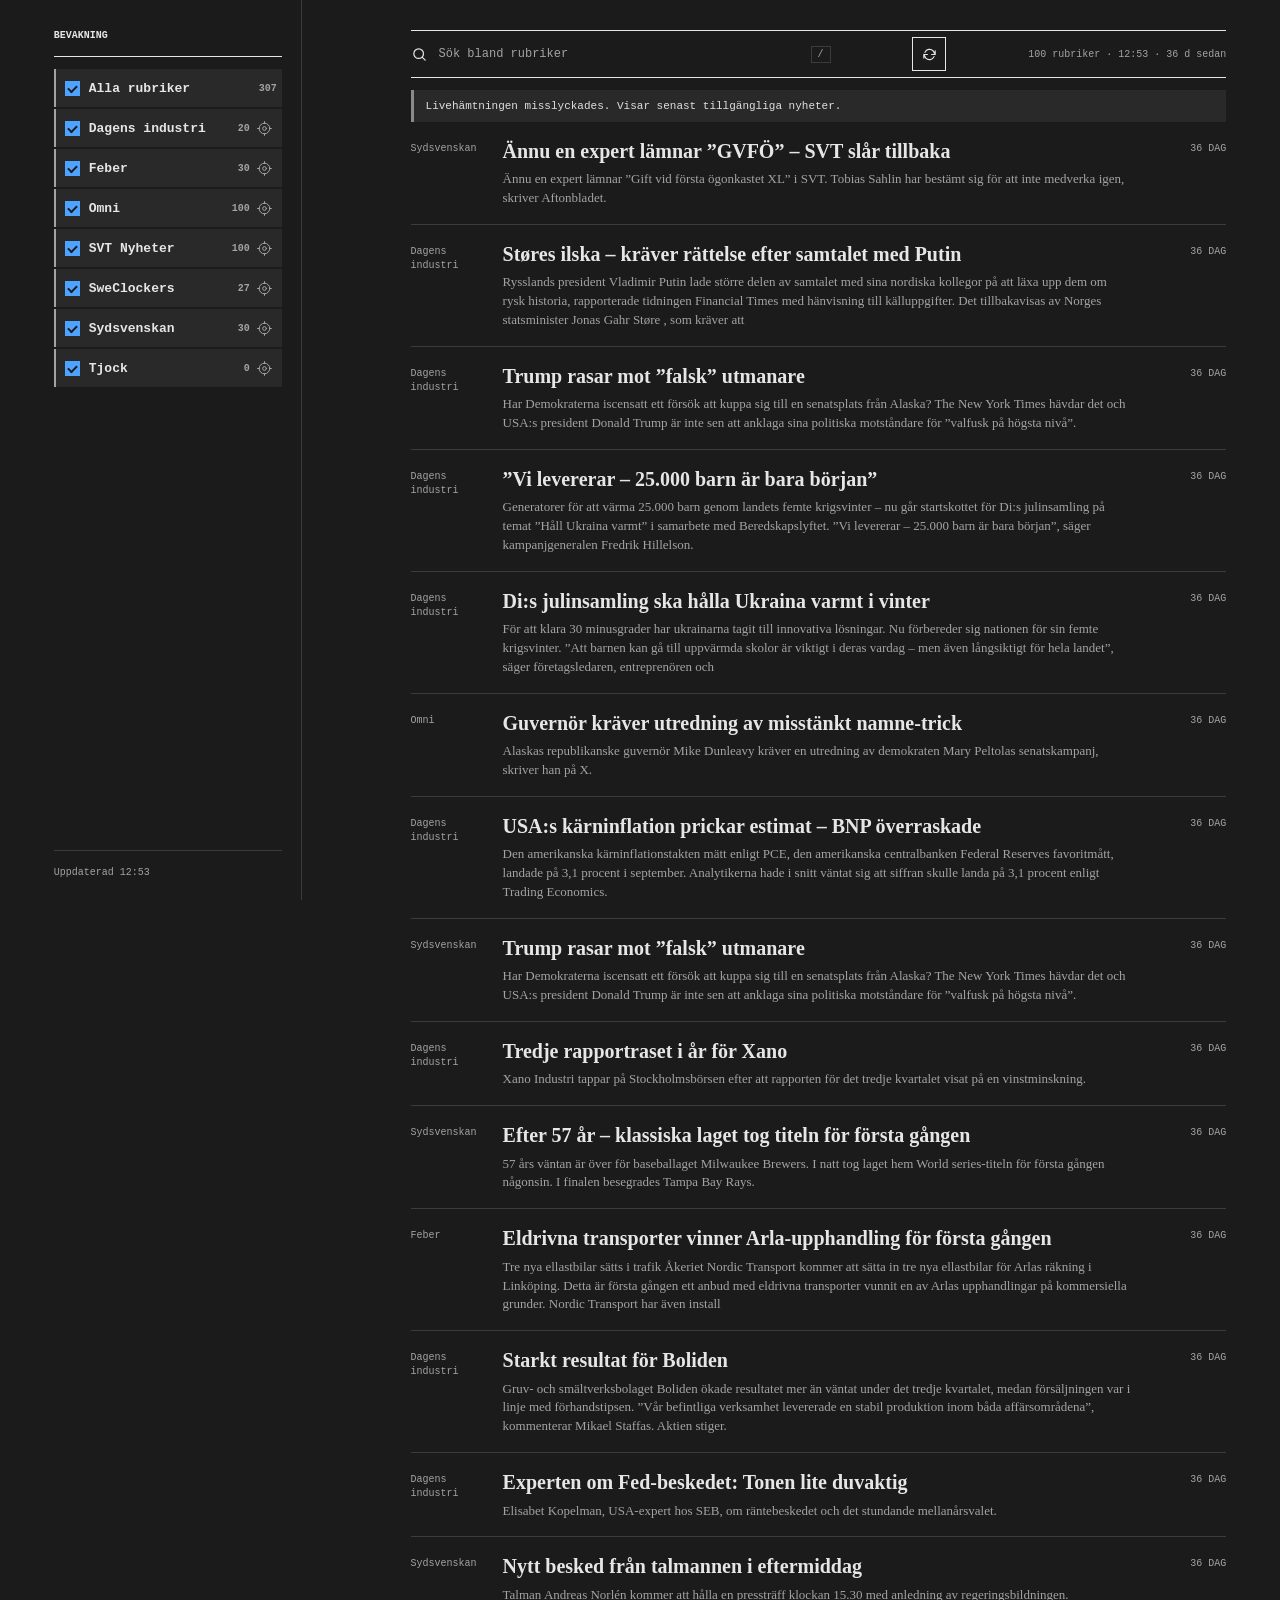
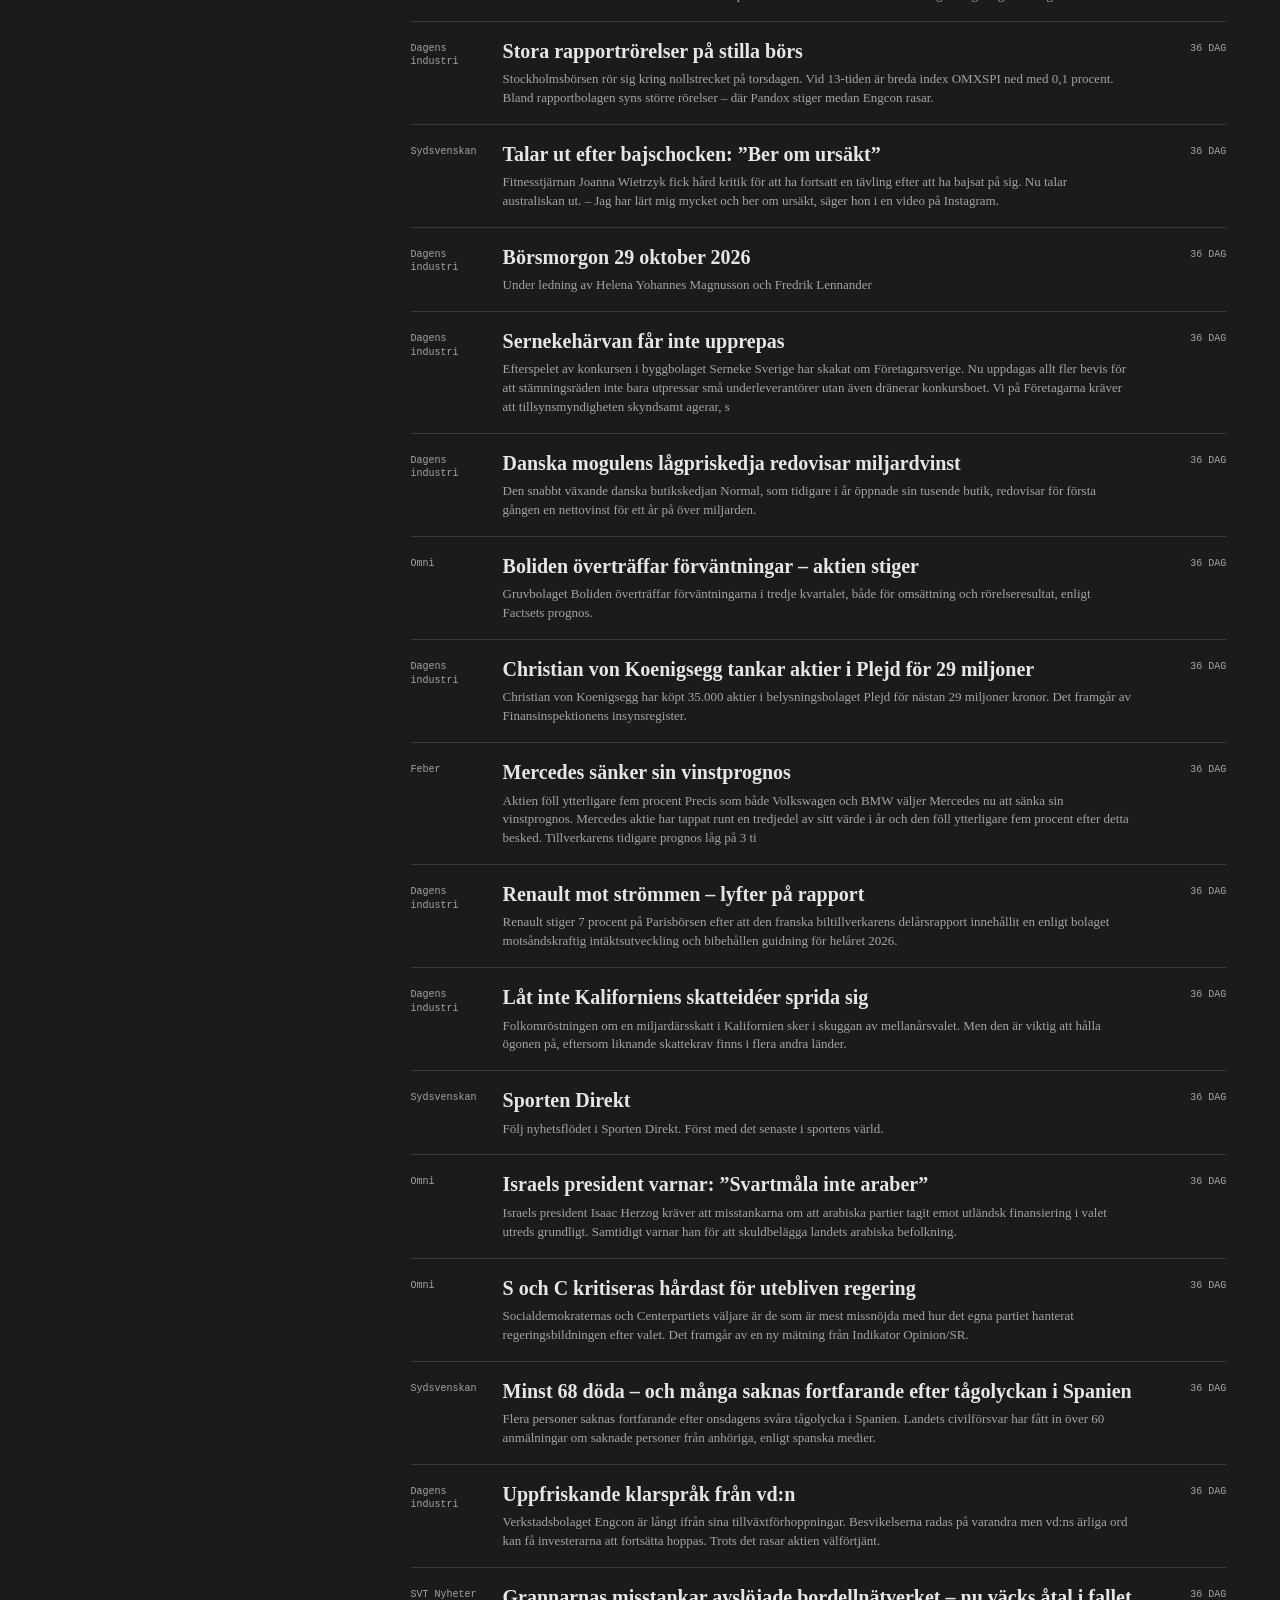
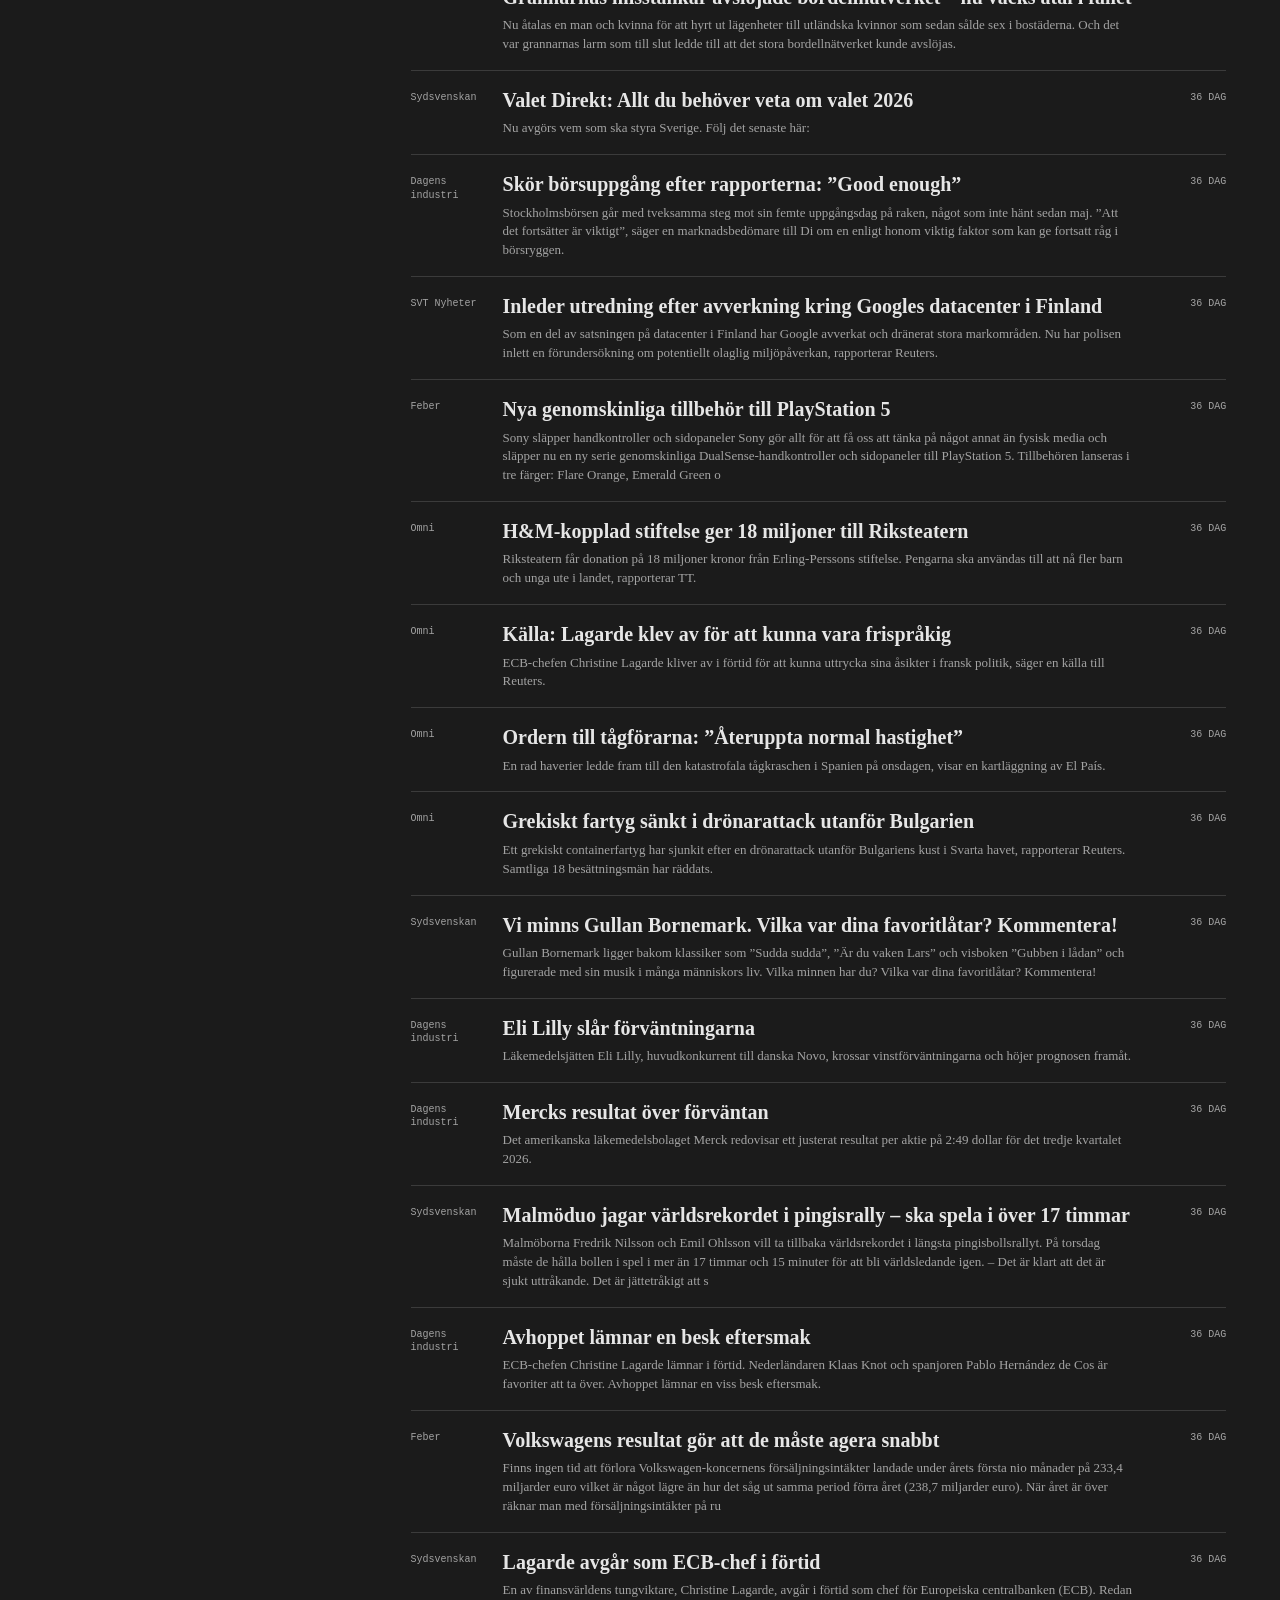
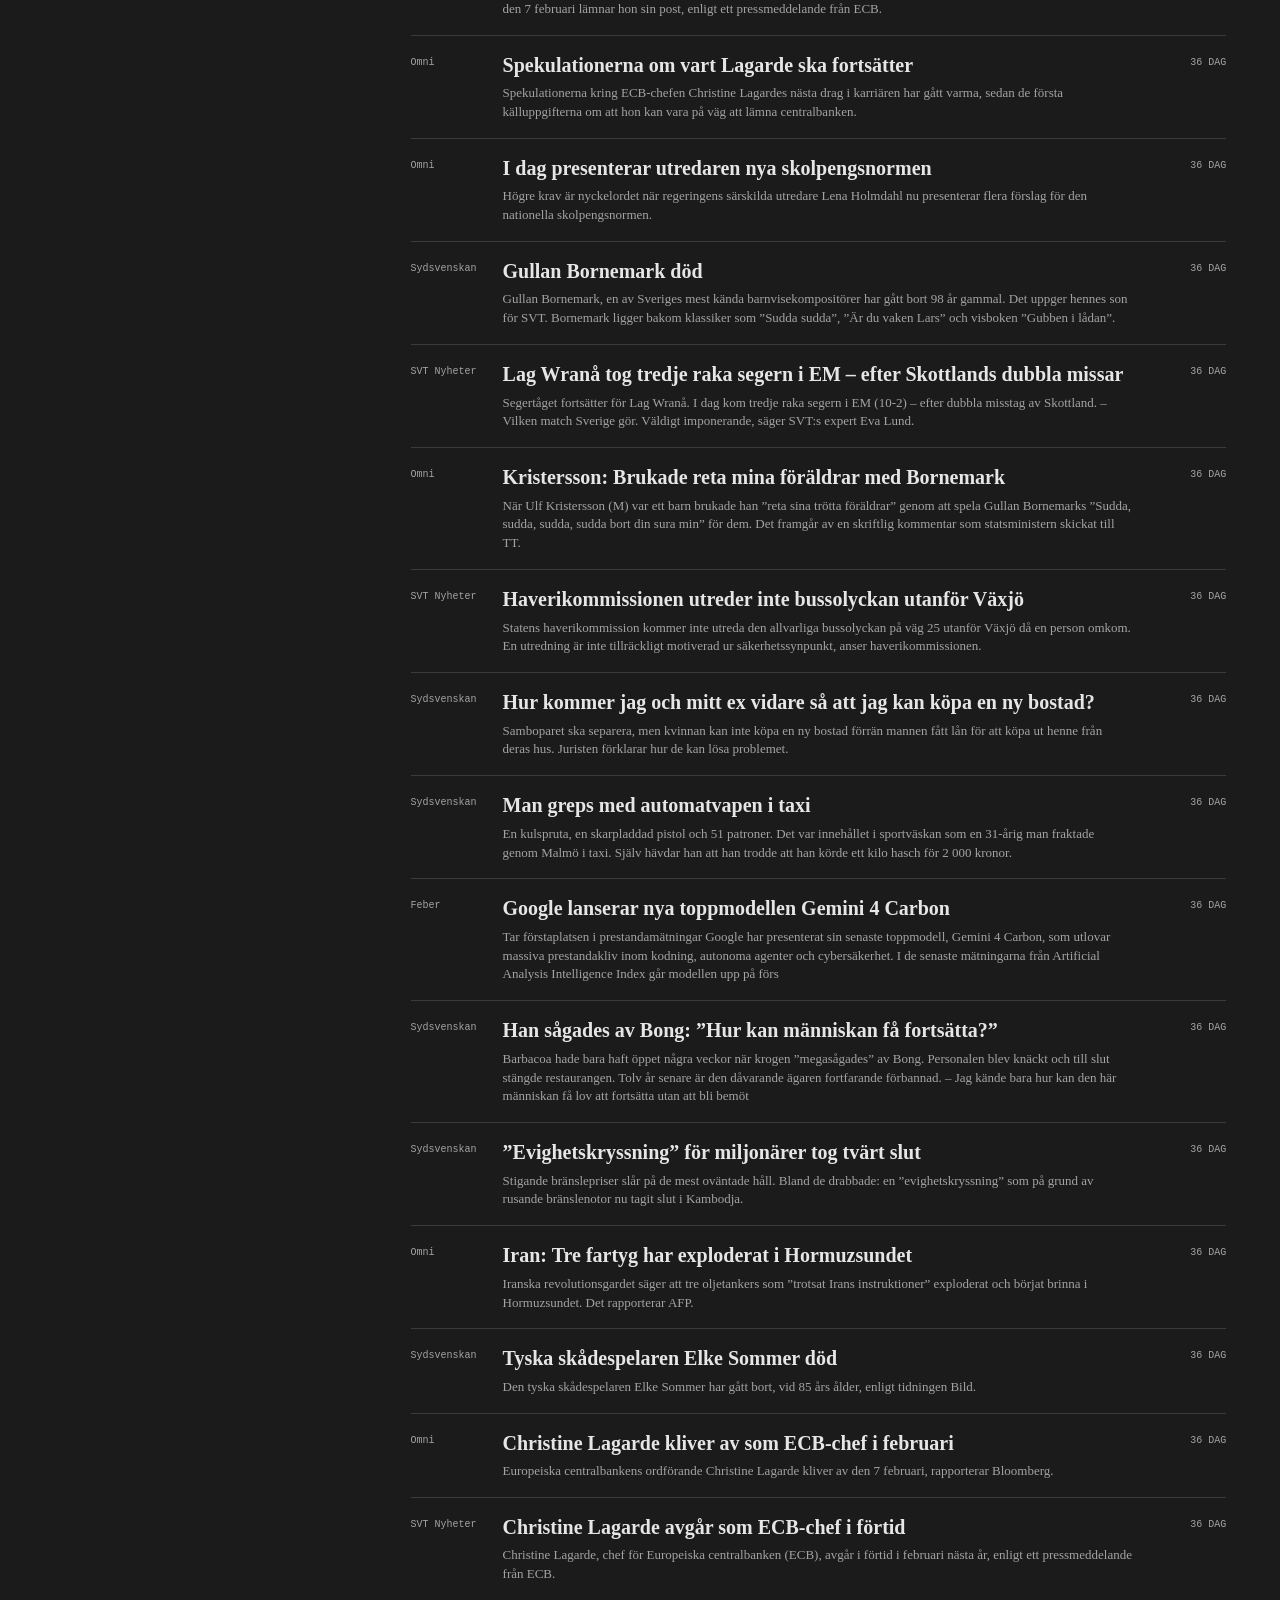
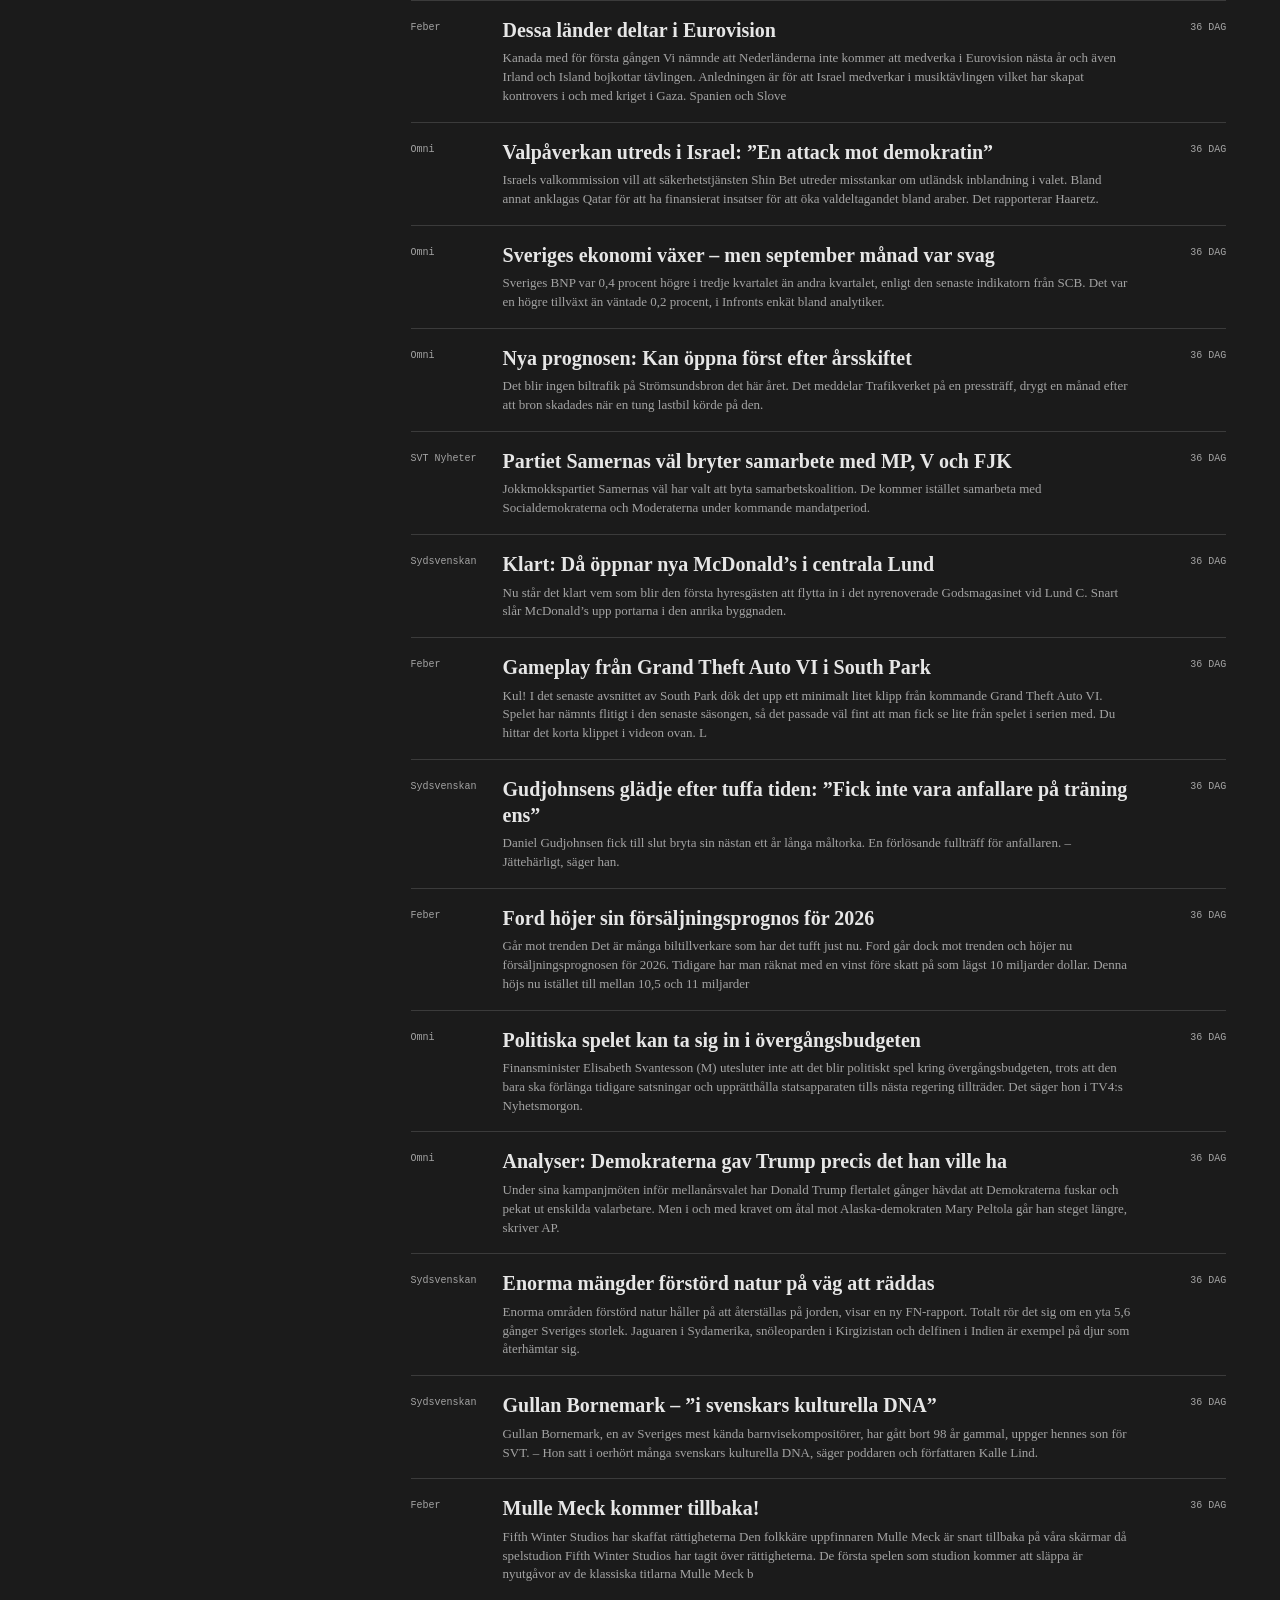
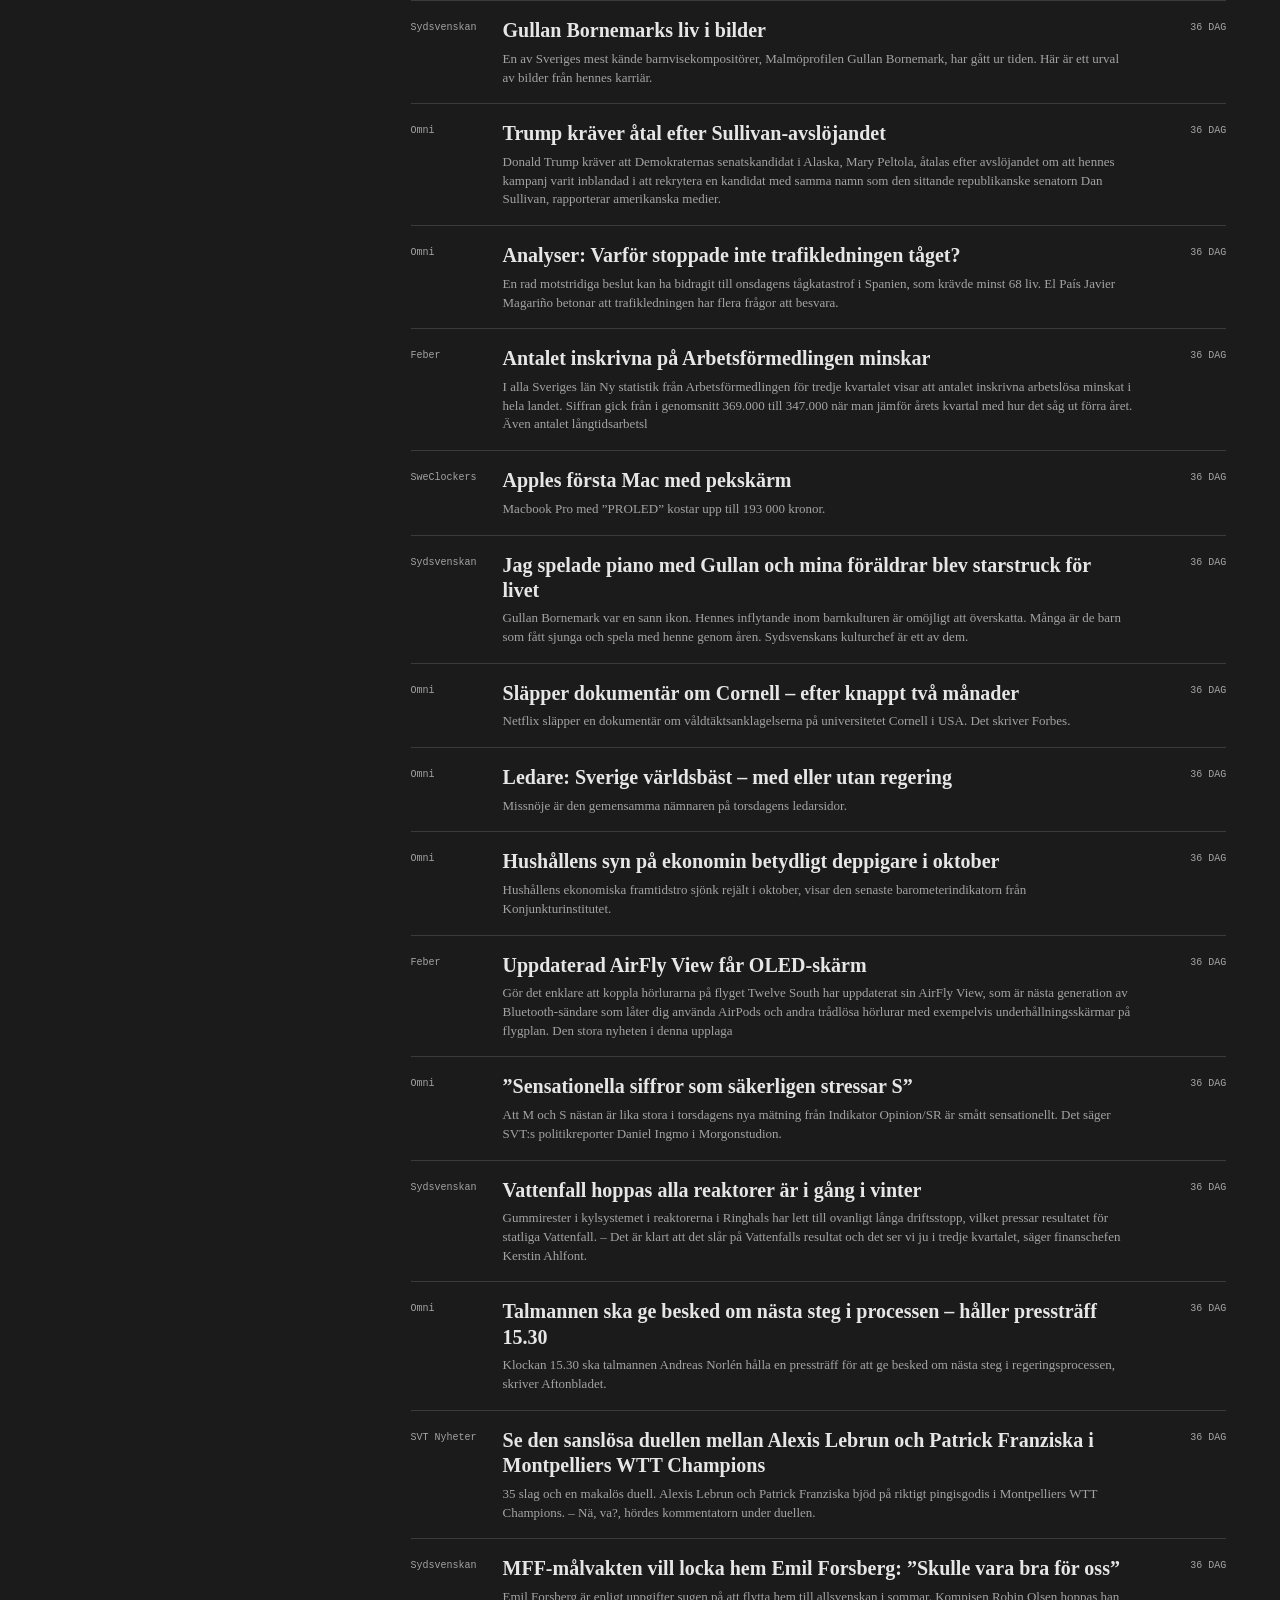
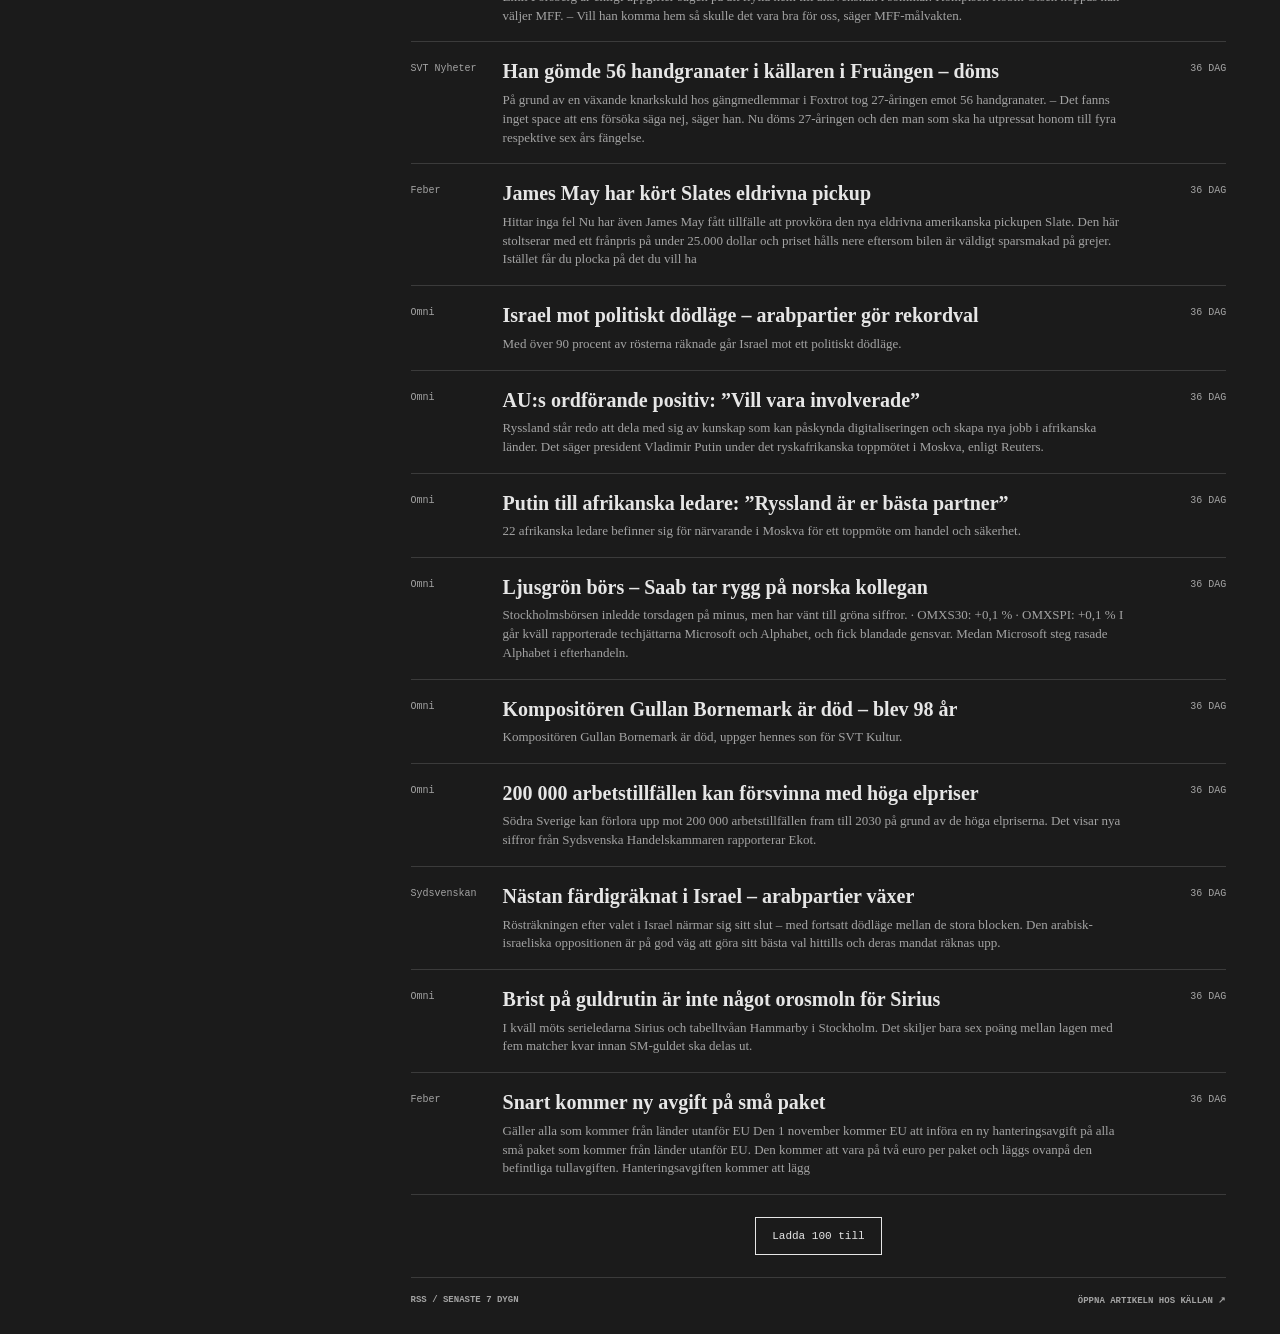
<file: docs/index.html>
<!doctype html>
<html lang="sv">
  <head>
    <meta charset="utf-8">
    <meta name="viewport" content="width=device-width, initial-scale=1">
    <meta name="theme-color" content="#1b1b1b">
    <meta name="description" content="Svenska rubriker från Omni, SVT, Sydsvenskan, Feber och SweClockers.">
    <title>Nyheter</title>
    <link rel="icon" type="image/svg+xml" href="./favicon.svg?v=1">
    <link rel="stylesheet" href="./styles.css?v=standard-dark-3">
    <script src="./app.js?v=source-cache-fix-1" defer></script>
  </head>
  <body>
    <main class="layout">
      <aside class="rail" aria-label="Källor">
        <div class="rail-heading"><span>BEVAKNING</span></div>
        <nav class="source-nav" id="source-nav" aria-label="Filtrera efter källa">
          <label class="source-filter is-active" for="source-all">
            <input id="source-all" type="checkbox" checked>
            <span>Alla rubriker</span>
            <span class="source-count" id="all-count">0</span>
          </label>
        </nav>
        <div class="rail-foot"><span id="update-time">Väntar på nyheter</span></div>
      </aside>

      <section class="feed" aria-label="Nyhetsflöde">
        <div class="toolbar">
          <label class="search-box">
            <svg viewBox="0 0 24 24" aria-hidden="true"><circle cx="10.8" cy="10.8" r="6.8"/><path d="m16 16 4 4"/></svg>
            <input id="search-input" type="search" placeholder="Sök bland rubriker" autocomplete="off" aria-label="Sök bland rubriker">
            <kbd>/</kbd>
          </label>
          <button class="refresh-button" id="refresh-button" type="button" title="Hämta senaste uppdateringen" aria-label="Hämta senaste uppdateringen">
            <svg viewBox="0 0 24 24" aria-hidden="true"><path d="M20 7v5h-5M4 17v-5h5M5.6 9a7 7 0 0 1 11.6-2L20 12M4 12l2.8 5a7 7 0 0 0 11.6-2"/></svg>
          </button>
          <div class="toolbar-status" id="results-status" aria-live="polite">Laddar flödet...</div>
        </div>

        <div id="feed-status" class="feed-status" role="status" hidden></div>
        <div class="article-list" id="article-list" aria-live="polite"></div>
        <div class="empty-state" id="empty-state" hidden>
          <h2>Inga rubriker här.</h2>
          <p>Prova en annan källa eller sökning.</p>
        </div>
        <div class="load-more-wrap" id="load-more-wrap" hidden>
          <button class="load-more-button" id="load-more-button" type="button">Ladda 100 till</button>
        </div>
        <footer class="feed-footer"><span>RSS / SENASTE 7 DYGN</span><span>ÖPPNA ARTIKELN HOS KÄLLAN ↗</span></footer>
      </section>
    </main>
  </body>
</html>
</file>
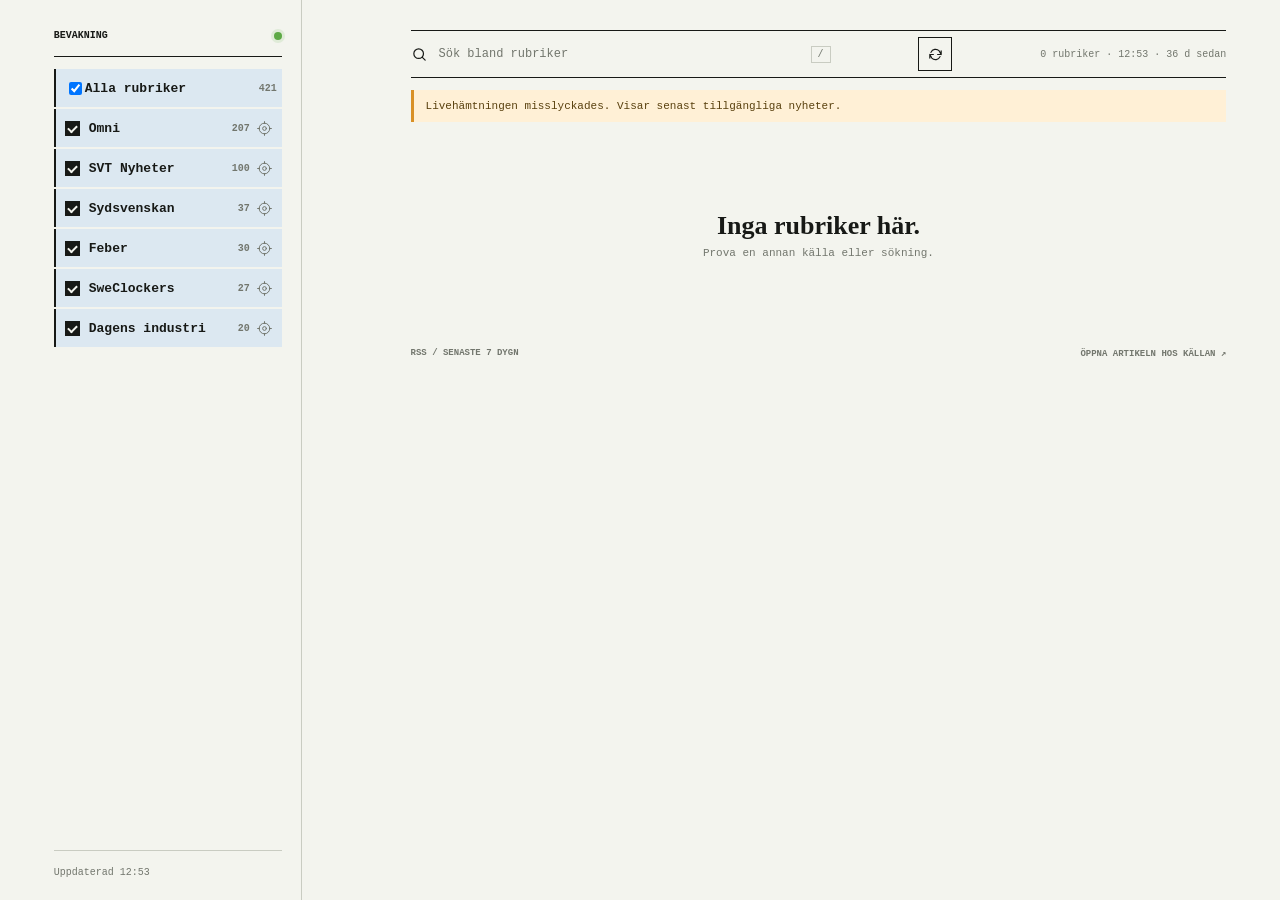
<file: site/index.html>
<!doctype html>
<html lang="sv">
  <head>
    <meta charset="utf-8">
    <meta name="viewport" content="width=device-width, initial-scale=1">
    <meta name="theme-color" content="#f3f4ee">
    <meta name="description" content="Svenska rubriker från Omni, SVT, Sydsvenskan, Feber och SweClockers.">
    <title>Nyheter</title>
    <link rel="stylesheet" href="./styles.css?v=remove-open-copy-1">
    <script src="./app.js?v=week-feed-cap-1" defer></script>
  </head>
  <body>
    <main class="layout">
      <aside class="rail" aria-label="Källor">
        <div class="rail-heading"><span>BEVAKNING</span><span class="live-dot" aria-hidden="true"></span></div>
        <nav class="source-nav" id="source-nav" aria-label="Filtrera efter källa">
          <label class="source-filter is-active" for="source-all">
            <input id="source-all" type="checkbox" checked>
            <span>Alla rubriker</span>
            <span class="source-count" id="all-count">0</span>
          </label>
        </nav>
        <div class="rail-foot"><span id="update-time">Väntar på nyheter</span></div>
      </aside>

      <section class="feed" aria-label="Nyhetsflöde">
        <div class="toolbar">
          <label class="search-box">
            <svg viewBox="0 0 24 24" aria-hidden="true"><circle cx="10.8" cy="10.8" r="6.8"/><path d="m16 16 4 4"/></svg>
            <input id="search-input" type="search" placeholder="Sök bland rubriker" autocomplete="off" aria-label="Sök bland rubriker">
            <kbd>/</kbd>
          </label>
          <button class="refresh-button" id="refresh-button" type="button" title="Hämta senaste uppdateringen" aria-label="Hämta senaste uppdateringen">
            <svg viewBox="0 0 24 24" aria-hidden="true"><path d="M20 7v5h-5M4 17v-5h5M5.6 9a7 7 0 0 1 11.6-2L20 12M4 12l2.8 5a7 7 0 0 0 11.6-2"/></svg>
          </button>
          <div class="toolbar-status" id="results-status" aria-live="polite">Laddar flödet...</div>
        </div>

        <div id="feed-status" class="feed-status" role="status" hidden></div>
        <div class="article-list" id="article-list" aria-live="polite"></div>
        <div class="empty-state" id="empty-state" hidden>
          <h2>Inga rubriker här.</h2>
          <p>Prova en annan källa eller sökning.</p>
        </div>
        <footer class="feed-footer"><span>RSS / SENASTE 7 DYGN</span><span>ÖPPNA ARTIKELN HOS KÄLLAN ↗</span></footer>
      </section>
    </main>
  </body>
</html>
</file>
<file: docs/styles.css>
:root {
  color-scheme: dark;
  --paper: #1b1b1b;
  --ink: #e6e6e6;
  --muted: #a3a3a3;
  --line: #3b3b3b;
  --accent: #292929;
  --accent-hover: #333333;
  --checkbox-blue: #4da3ff;
  --mono: "SFMono-Regular", Consolas, "Liberation Mono", monospace;
  --serif: "Iowan Old Style", "Palatino Linotype", "Book Antiqua", Georgia, serif;
}

* { box-sizing: border-box; }
html { min-width: 320px; background: var(--paper); }
body { margin: 0; color: var(--ink); font-family: var(--mono); font-size: 13px; }
button, input { color: inherit; font: inherit; }
button { cursor: pointer; }
a { color: inherit; }
.rail-heading, .feed-footer { font-size: 10px; font-weight: 700; }
.refresh-button { width: 34px; height: 34px; flex: 0 0 34px; display: grid; place-items: center; border: 1px solid var(--ink); background: transparent; }
.refresh-button:hover { background: var(--accent); }
.refresh-button svg, .search-box svg { width: 17px; height: 17px; fill: none; stroke: currentColor; stroke-width: 1.7; stroke-linecap: round; stroke-linejoin: round; }
.refresh-button.is-loading svg { animation: turn .8s linear infinite; }
@keyframes turn { to { transform: rotate(360deg); } }
.layout { max-width: 1440px; margin: 0 auto; display: grid; grid-template-columns: 248px minmax(0, 860px); column-gap: clamp(42px, 8.5vw, 130px); padding: 0 4.2vw; }
.rail { min-height: 100vh; position: sticky; top: 0; height: 100vh; display: flex; flex-direction: column; border-right: 1px solid var(--line); padding: 30px 19px 22px 0; }
.rail-heading { display: flex; justify-content: space-between; align-items: center; padding-bottom: 15px; border-bottom: 1px solid var(--ink); }
.source-nav { display: grid; gap: 2px; padding-top: 12px; }
.source-filter { display: flex; justify-content: space-between; align-items: center; min-height: 38px; padding: 0 5px 0 9px; background: transparent; border: 0; border-left: 2px solid transparent; }
.source-choice { display: flex; align-items: center; flex: 1; min-width: 0; min-height: 36px; cursor: pointer; }
.source-filter input[type="checkbox"] { appearance: none; width: 15px; height: 15px; flex: 0 0 15px; margin: 0 9px 0 0; display: grid; place-items: center; border: 1px solid var(--muted); background: transparent; }
.source-filter input[type="checkbox"]::before { content: ""; width: 7px; height: 4px; border-left: 2px solid var(--paper); border-bottom: 2px solid var(--paper); transform: rotate(-45deg) scale(0); }
.source-filter input[type="checkbox"]:checked { border-color: var(--checkbox-blue); background: var(--checkbox-blue); }
.source-filter input[type="checkbox"]:checked::before { transform: rotate(-45deg) scale(1); }
.source-filter input[type="checkbox"]:focus-visible { outline: 2px solid var(--checkbox-blue); outline-offset: 2px; }
.source-solo { width: 27px; height: 27px; flex: 0 0 27px; display: grid; place-items: center; border: 1px solid transparent; background: transparent; color: var(--muted); }
.source-solo svg { width: 15px; height: 15px; fill: none; stroke: currentColor; stroke-width: 1.6; stroke-linecap: round; stroke-linejoin: round; }
.source-solo:hover, .source-solo[aria-pressed="true"] { border-color: var(--line); color: var(--ink); background: var(--accent); }
.source-solo:focus-visible { outline: 2px solid var(--ink); outline-offset: 1px; }
.source-filter:hover { background: var(--accent-hover); }
.source-filter.is-active { background: var(--accent); border-left-color: var(--muted); font-weight: 700; }
.source-filter.is-partial { background: var(--accent-hover); border-left-color: var(--line); }
.source-count { color: var(--muted); font-size: 10px; }
.source-filter .source-count { margin-left: auto; }
.rail-foot { margin-top: auto; border-top: 1px solid var(--line); padding-top: 16px; display: grid; gap: 8px; color: var(--muted); font-size: 10px; }
.feed { min-width: 0; padding: 30px 0 0; }
.toolbar { min-height: 48px; display: flex; align-items: center; justify-content: space-between; gap: 18px; border-top: 1px solid var(--ink); border-bottom: 1px solid var(--ink); }
.search-box { display: flex; align-items: center; gap: 9px; flex: 1; max-width: 420px; }
.search-box svg { flex: 0 0 auto; }
.search-box input { width: 100%; min-width: 0; border: 0; outline: 0; background: transparent; font-size: 12px; }
.search-box input::placeholder { color: var(--muted); }
kbd { border: 1px solid var(--line); padding: 2px 6px; color: var(--muted); font: 10px var(--mono); }
.toolbar-status { color: var(--muted); font-size: 10px; white-space: nowrap; }
.feed-status { margin-top: 12px; padding: 10px 12px; background: #292929; border-left: 3px solid #8a8a8a; color: #e0e0e0; font-size: 11px; }
.feed-status[hidden], .empty-state[hidden] { display: none; }
.article-list { animation: arrive .35s ease-out both; }
@keyframes arrive { from { opacity: 0; transform: translateY(6px); } to { opacity: 1; transform: translateY(0); } }
.article-row { display: grid; grid-template-columns: 76px minmax(0, 1fr) 78px; gap: 16px; align-items: start; padding: 17px 0 16px; border-bottom: 1px solid var(--line); }
.article-source { padding-top: 3px; color: var(--muted); font-size: 10px; line-height: 1.35; text-decoration: none; }
.article-source:hover { color: var(--ink); text-decoration: underline; }
.article-main { min-width: 0; }
.article-title { display: inline; font-family: var(--serif); font-weight: 600; font-size: 20px; line-height: 1.27; text-decoration: none; text-wrap: pretty; }
.article-title:hover { text-decoration: underline; text-decoration-thickness: 1px; text-underline-offset: 3px; }
.article-description { margin: 6px 0 0; max-width: 660px; color: var(--muted); font-family: var(--serif); font-size: 13px; line-height: 1.45; }
.article-time { padding-top: 4px; color: var(--muted); font-size: 10px; text-align: right; white-space: nowrap; }
.load-more-wrap { display: flex; justify-content: center; padding: 22px 0; border-bottom: 1px solid var(--line); }
.load-more-wrap[hidden] { display: none; }
.load-more-button { min-height: 38px; padding: 0 16px; border: 1px solid var(--ink); background: transparent; font-size: 11px; }
.load-more-button:hover { background: var(--accent); }
.load-more-button:focus-visible { outline: 2px solid var(--ink); outline-offset: 2px; }
.empty-state { padding: 72px 0; text-align: center; }
.empty-state h2 { margin: 17px 0 6px; font: 600 26px var(--serif); }
.empty-state p { margin: 0; color: var(--muted); font-size: 11px; }
.feed-footer { display: flex; justify-content: space-between; gap: 12px; padding: 17px 0 28px; color: var(--muted); font-size: 9px; }

@media (min-width: 1440px) {
  .layout { padding-right: 0; padding-left: 0; }
}
@media (max-width: 780px) {
  .layout { display: block; padding: 0 18px; }
  .rail { position: static; height: auto; min-height: 0; padding: 17px 0 12px; border-right: 0; border-bottom: 1px solid var(--ink); }
  .rail-heading { padding-bottom: 10px; border-bottom: 0; }
  .source-nav { display: flex; overflow-x: auto; gap: 6px; padding-top: 2px; scrollbar-width: thin; }
  .source-filter { flex: 0 0 auto; min-height: 34px; border: 1px solid var(--line); padding: 0 10px; font-size: 11px; }
  .source-filter.is-active { border-color: var(--muted); }
  .rail-foot { display: none; }
  .feed { padding-top: 17px; }
}
@media (max-width: 480px) {
  .toolbar { gap: 9px; }
  .toolbar-status { font-size: 9px; }
  .article-row { grid-template-columns: minmax(0, 1fr) auto; gap: 5px 12px; padding: 14px 0; }
  .article-source { grid-column: 1; grid-row: 1; }
  .article-main { grid-column: 1 / -1; grid-row: 2; }
  .article-time { grid-column: 2; grid-row: 1; }
  .article-title { font-size: 19px; }
  .feed-footer { font-size: 8px; }
}
@media (prefers-reduced-motion: reduce) {
  *, *::before, *::after { scroll-behavior: auto !important; animation-duration: .01ms !important; animation-iteration-count: 1 !important; }
}
</file>
<file: site/styles.css>
:root {
  color-scheme: light;
  --paper: #f3f4ee;
  --ink: #171916;
  --muted: #72766d;
  --line: #c9ccc2;
  --accent: #dce8f1;
  --accent-hover: #e8eff5;
  --mono: "SFMono-Regular", Consolas, "Liberation Mono", monospace;
  --serif: "Iowan Old Style", "Palatino Linotype", "Book Antiqua", Georgia, serif;
}

* { box-sizing: border-box; }
html { min-width: 320px; background: var(--paper); }
body { margin: 0; color: var(--ink); font-family: var(--mono); font-size: 13px; }
button, input { color: inherit; font: inherit; }
button { cursor: pointer; }
a { color: inherit; }
.rail-heading, .feed-footer { font-size: 10px; font-weight: 700; }
.refresh-button { width: 34px; height: 34px; flex: 0 0 34px; display: grid; place-items: center; border: 1px solid var(--ink); background: transparent; }
.refresh-button:hover { background: var(--accent); }
.refresh-button svg, .search-box svg { width: 17px; height: 17px; fill: none; stroke: currentColor; stroke-width: 1.7; stroke-linecap: round; stroke-linejoin: round; }
.refresh-button.is-loading svg { animation: turn .8s linear infinite; }
@keyframes turn { to { transform: rotate(360deg); } }
.layout { max-width: 1440px; margin: 0 auto; display: grid; grid-template-columns: 248px minmax(0, 860px); column-gap: clamp(42px, 8.5vw, 130px); padding: 0 4.2vw; }
.rail { min-height: 100vh; position: sticky; top: 0; height: 100vh; display: flex; flex-direction: column; border-right: 1px solid var(--line); padding: 30px 19px 22px 0; }
.rail-heading { display: flex; justify-content: space-between; align-items: center; padding-bottom: 15px; border-bottom: 1px solid var(--ink); }
.live-dot { height: 8px; width: 8px; border-radius: 50%; background: #5da945; box-shadow: 0 0 0 3px #5da94522; }
.source-nav { display: grid; gap: 2px; padding-top: 12px; }
.source-filter { display: flex; justify-content: space-between; align-items: center; min-height: 38px; padding: 0 5px 0 9px; background: transparent; border: 0; border-left: 2px solid transparent; }
.source-choice { display: flex; align-items: center; flex: 1; min-width: 0; min-height: 36px; cursor: pointer; }
.source-choice input { appearance: none; width: 15px; height: 15px; flex: 0 0 15px; margin: 0 9px 0 0; display: grid; place-items: center; border: 1px solid var(--muted); background: transparent; }
.source-choice input::before { content: ""; width: 7px; height: 4px; border-left: 2px solid var(--paper); border-bottom: 2px solid var(--paper); transform: rotate(-45deg) scale(0); }
.source-choice input:checked { border-color: var(--ink); background: var(--ink); }
.source-choice input:checked::before { transform: rotate(-45deg) scale(1); }
.source-choice input:focus-visible { outline: 2px solid var(--ink); outline-offset: 2px; }
.source-solo { width: 27px; height: 27px; flex: 0 0 27px; display: grid; place-items: center; border: 1px solid transparent; background: transparent; color: var(--muted); }
.source-solo svg { width: 15px; height: 15px; fill: none; stroke: currentColor; stroke-width: 1.6; stroke-linecap: round; stroke-linejoin: round; }
.source-solo:hover, .source-solo[aria-pressed="true"] { border-color: var(--ink); color: var(--ink); background: var(--paper); }
.source-solo:focus-visible { outline: 2px solid var(--ink); outline-offset: 1px; }
.source-filter:hover { background: var(--accent-hover); }
.source-filter.is-active { background: var(--accent); border-left-color: var(--ink); font-weight: 700; }
.source-filter.is-partial { background: var(--accent-hover); border-left-color: var(--line); }
.source-count { color: var(--muted); font-size: 10px; }
.source-filter .source-count { margin-left: auto; }
.rail-foot { margin-top: auto; border-top: 1px solid var(--line); padding-top: 16px; display: grid; gap: 8px; color: var(--muted); font-size: 10px; }
.feed { min-width: 0; padding: 30px 0 0; }
.toolbar { min-height: 48px; display: flex; align-items: center; justify-content: space-between; gap: 18px; border-top: 1px solid var(--ink); border-bottom: 1px solid var(--ink); }
.search-box { display: flex; align-items: center; gap: 9px; flex: 1; max-width: 420px; }
.search-box svg { flex: 0 0 auto; }
.search-box input { width: 100%; min-width: 0; border: 0; outline: 0; background: transparent; font-size: 12px; }
.search-box input::placeholder { color: var(--muted); }
kbd { border: 1px solid var(--line); padding: 2px 6px; color: var(--muted); font: 10px var(--mono); }
.toolbar-status { color: var(--muted); font-size: 10px; white-space: nowrap; }
.feed-status { margin-top: 12px; padding: 10px 12px; background: #fff0d6; border-left: 3px solid #d99025; color: #59400e; font-size: 11px; }
.feed-status[hidden], .empty-state[hidden] { display: none; }
.article-list { animation: arrive .35s ease-out both; }
@keyframes arrive { from { opacity: 0; transform: translateY(6px); } to { opacity: 1; transform: translateY(0); } }
.article-row { display: grid; grid-template-columns: 76px minmax(0, 1fr) 78px; gap: 16px; align-items: start; padding: 17px 0 16px; border-bottom: 1px solid var(--line); }
.article-source { padding-top: 3px; color: var(--muted); font-size: 10px; line-height: 1.35; text-decoration: none; }
.article-source:hover { color: var(--ink); text-decoration: underline; }
.article-main { min-width: 0; }
.article-title { display: inline; font-family: var(--serif); font-weight: 600; font-size: 20px; line-height: 1.27; text-decoration: none; text-wrap: pretty; }
.article-title:hover { text-decoration: underline; text-decoration-thickness: 1px; text-underline-offset: 3px; }
.article-description { margin: 6px 0 0; max-width: 660px; color: var(--muted); font-family: var(--serif); font-size: 13px; line-height: 1.45; }
.article-time { padding-top: 4px; color: var(--muted); font-size: 10px; text-align: right; white-space: nowrap; }
.empty-state { padding: 72px 0; text-align: center; }
.empty-state h2 { margin: 17px 0 6px; font: 600 26px var(--serif); }
.empty-state p { margin: 0; color: var(--muted); font-size: 11px; }
.feed-footer { display: flex; justify-content: space-between; gap: 12px; padding: 17px 0 28px; color: var(--muted); font-size: 9px; }

@media (min-width: 1440px) {
  .layout { padding-right: 0; padding-left: 0; }
}
@media (max-width: 780px) {
  .layout { display: block; padding: 0 18px; }
  .rail { position: static; height: auto; min-height: 0; padding: 17px 0 12px; border-right: 0; border-bottom: 1px solid var(--ink); }
  .rail-heading { padding-bottom: 10px; border-bottom: 0; }
  .source-nav { display: flex; overflow-x: auto; gap: 6px; padding-top: 2px; scrollbar-width: thin; }
  .source-filter { flex: 0 0 auto; min-height: 34px; border: 1px solid var(--line); padding: 0 10px; font-size: 11px; }
  .source-filter.is-active { border-color: var(--ink); }
  .rail-foot { display: none; }
  .feed { padding-top: 17px; }
}
@media (max-width: 480px) {
  .toolbar { gap: 9px; }
  .toolbar-status { font-size: 9px; }
  .article-row { grid-template-columns: minmax(0, 1fr) auto; gap: 5px 12px; padding: 14px 0; }
  .article-source { grid-column: 1; grid-row: 1; }
  .article-main { grid-column: 1 / -1; grid-row: 2; }
  .article-time { grid-column: 2; grid-row: 1; }
  .article-title { font-size: 19px; }
  .feed-footer { font-size: 8px; }
}
@media (prefers-reduced-motion: reduce) {
  *, *::before, *::after { scroll-behavior: auto !important; animation-duration: .01ms !important; animation-iteration-count: 1 !important; }
}
</file>
